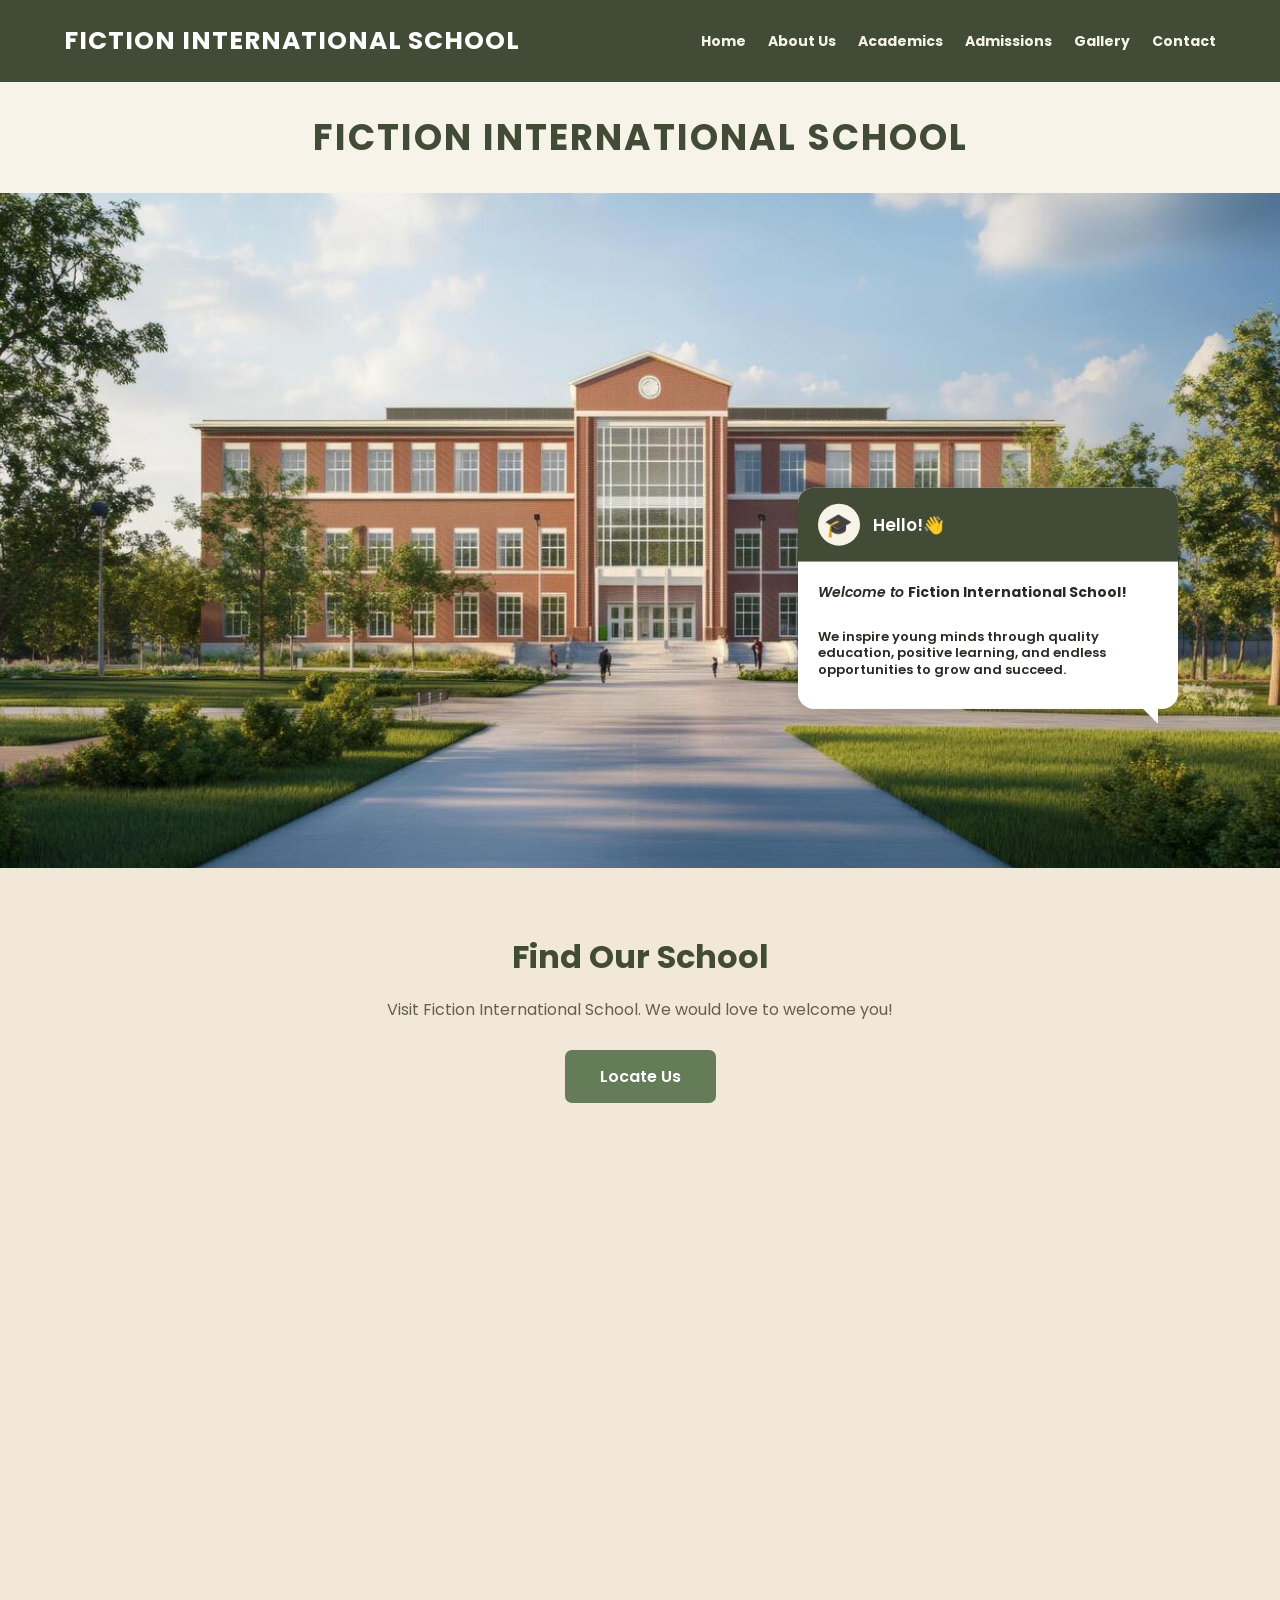
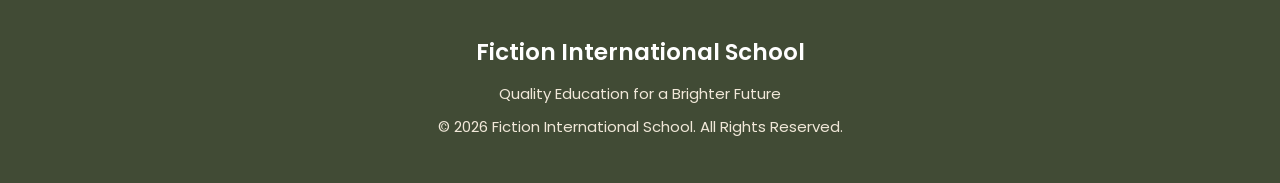
<file: index.html>
<!DOCTYPE html>
<html lang="en">

<head>
    <meta charset="UTF-8">
    <meta name="viewport" content="width=device-width, initial-scale=1.0">

    <title>FICTION INTERNATIONAL SCHOOL</title>
    <link href="https://fonts.googleapis.com/css2?family=Poppins:wght@300;400;500;600;700&display=swap" rel="stylesheet">

    <link rel="stylesheet" href="css/style.css">
</head>

<body>

    <!-- Navigation Bar -->
    <header>

        <div class="school-name">
            FICTION INTERNATIONAL SCHOOL
        </div>

        <nav>
            <a href="#home"><Strong>Home</Strong></a>
            <a href="about.html"><Strong>About Us</Strong></a>
            <a href="academics.html"><Strong>Academics</Strong></a>
            <a href="admissions.html"><Strong>Admissions</Strong></a>
            <a href="#gallery"><Strong>Gallery</Strong></a>
            <a href="#contact"><Strong>Contact</Strong></a>
        </nav>

    </header>


    <!-- School Title -->
    <section class="school-title" id="home">

        <h1>FICTION INTERNATIONAL SCHOOL</h1>

    </section>


    <!-- School Image with Chatbot -->
    <section class="school-image">

        <img src="images/image.png"
             alt="Fiction International School Building">

        <!-- Chatbot Welcome Message -->
        <div class="welcome-content">

            <div class="chatbot-header">

                <div class="chatbot-icon">🎓</div>

                <div>
                    <h2>Hello!👋</h2>
                    
                </div>

            </div>

            <div class="chatbot-message">

                <p>
                     <strong><i>Welcome to </i>Fiction International School!</strong>
                </p>

                <p>
                   
                   <h5> We inspire young minds through quality education, positive learning, and endless opportunities to grow and succeed.</h5>
                </p>

                

            </div>

        </div>

    </section>


    <!-- Location Section -->
    <section class="location">

        <h2>Find Our School</h2>

        <p>
            Visit Fiction International School.
            We would love to welcome you!
        </p>

        <button onclick="showLocation()">
            Locate Us
        </button>

        <div id="map-container">

            <iframe
                id="school-map"
                title="Fiction International School"
                width="100%"
                height="400"
                style="border:0;"
                loading="lazy">
            </iframe>

        </div>

    </section>


    <!-- Footer -->
    <footer id="contact">

        <h3>Fiction International School</h3>

        <p>Quality Education for a Brighter Future</p>

        <p>© 2026 Fiction International School. All Rights Reserved.</p>

    </footer>


    <!-- JavaScript -->
    <script src="js/script.js"></script>

</body>
</html>
</file>
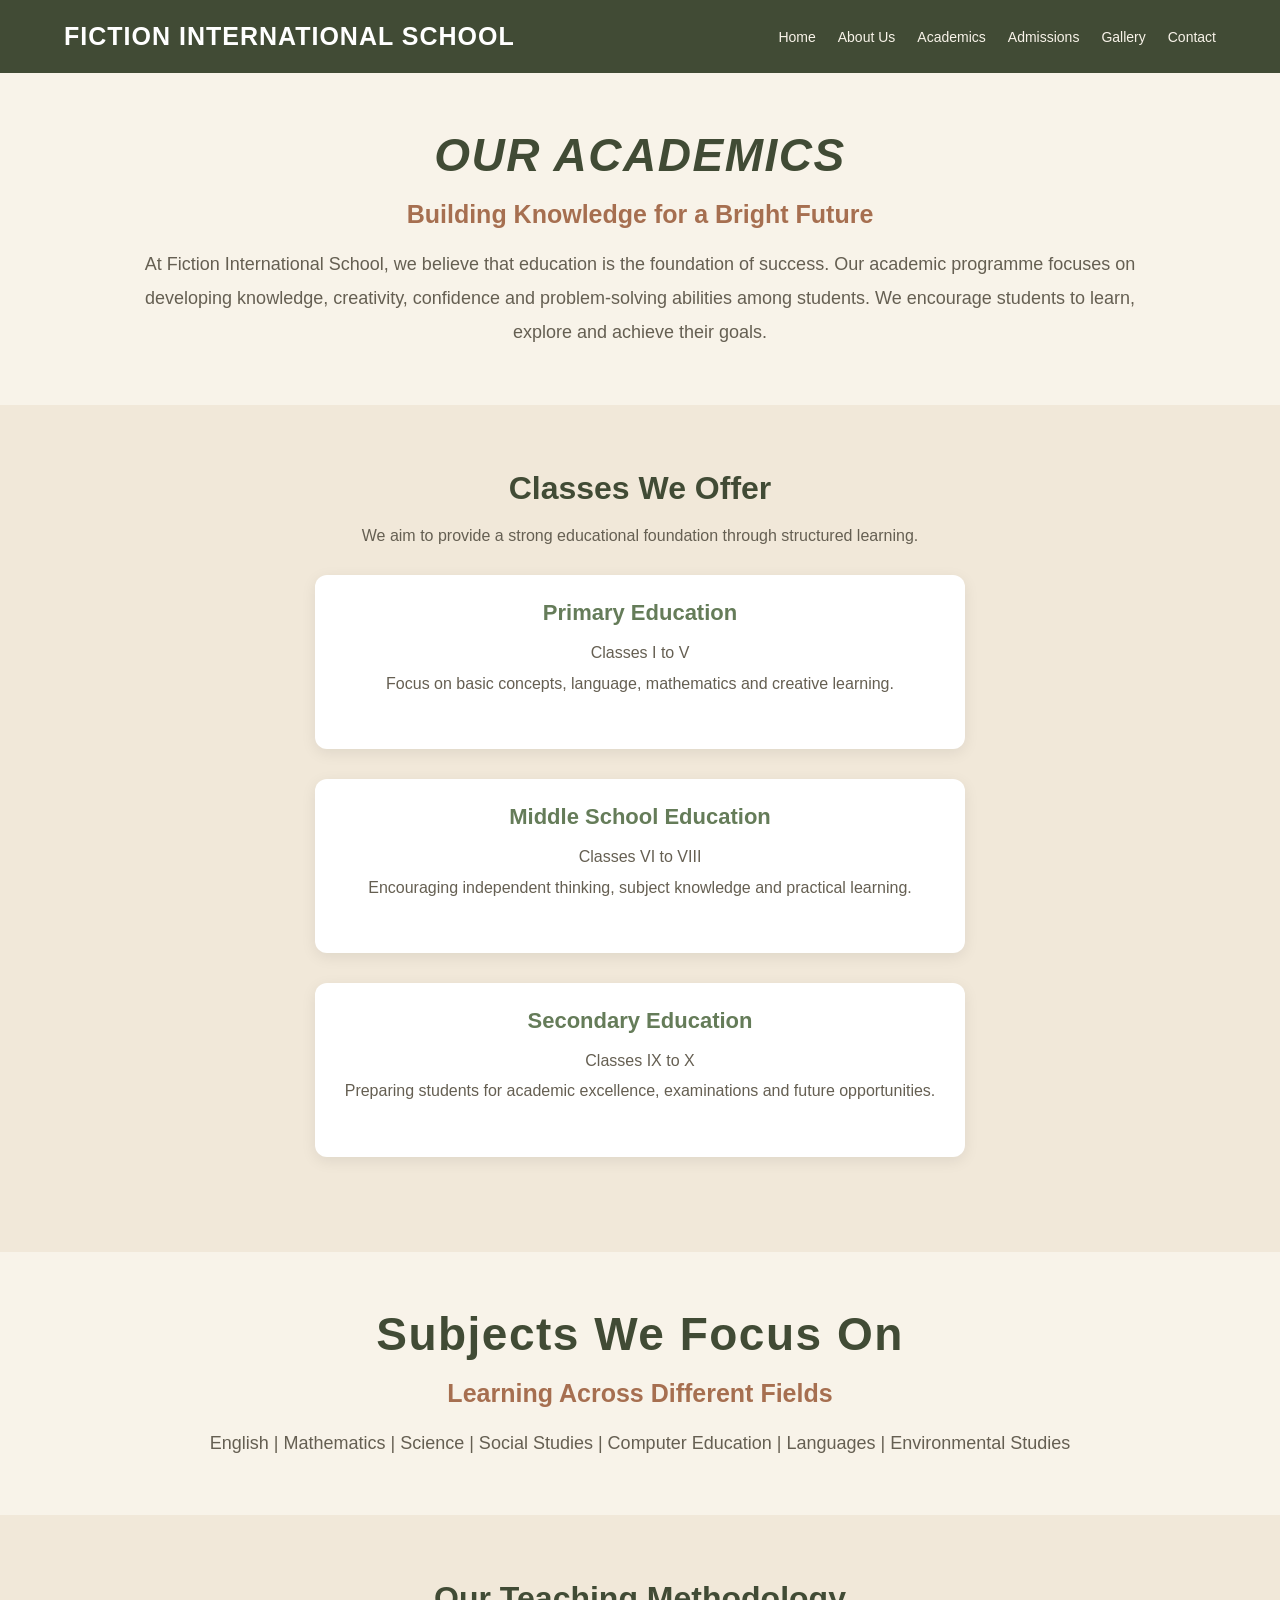
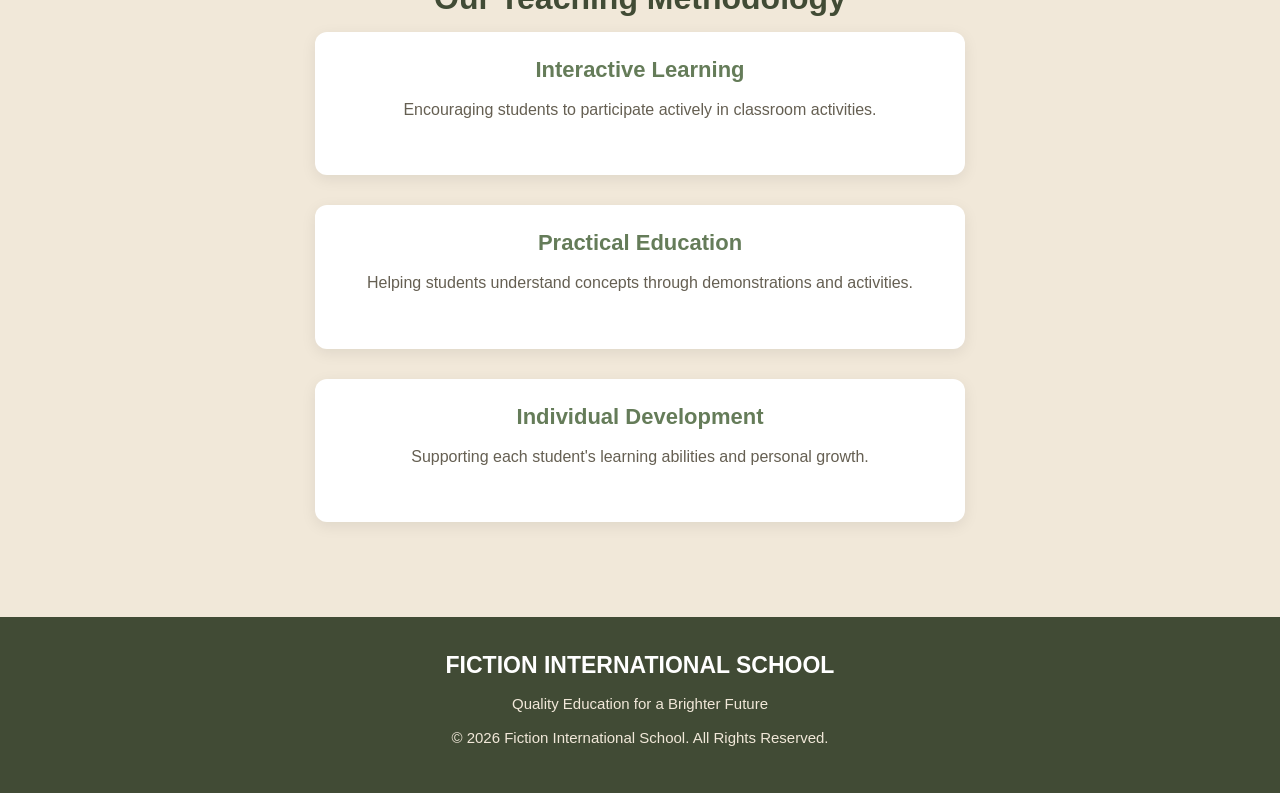
<file: academics.html>
<!DOCTYPE html>
<html lang="en">

<head>
    <meta charset="UTF-8">
    <meta name="viewport" content="width=device-width, initial-scale=1.0">

    <title>Academics | FICTION INTERNATIONAL SCHOOL</title>

    <link rel="stylesheet" href="css/style.css">
</head>

<body>

    <!-- Navigation Bar -->
    <header>

        <div class="school-name">
            FICTION INTERNATIONAL SCHOOL
        </div>

        <nav>
            <a href="index.html">Home</a>
            <a href="about.html">About Us</a>
            <a href="academics.html">Academics</a>
            <a href="admissions.html">Admissions</a>
            <a href="gallery.html">Gallery</a>
            <a href="contact.html">Contact</a>
        </nav>

    </header>


    <!-- Academics Introduction -->
    <section class="hero">

        <div class="about">

            <h1><strong><i>OUR ACADEMICS</i></strong></h1>

            <h2>Building Knowledge for a Bright Future</h2>

            <p>
                At Fiction International School, we believe that
                education is the foundation of success.

                Our academic programme focuses on developing
                knowledge, creativity, confidence and
                problem-solving abilities among students.

                We encourage students to learn, explore
                and achieve their goals.
            </p>

        </div>

    </section>


    <!-- Classes Section -->
    <section class="location">

        <h2>Classes We Offer</h2>

        <p>
            We aim to provide a strong educational
            foundation through structured learning.
        </p>

        <div class="school-address">

            <h3>Primary Education</h3>

            <p>
                Classes I to V
                <br>
                Focus on basic concepts, language,
                mathematics and creative learning.
            </p>

        </div>


        <div class="school-address">

            <h3>Middle School Education</h3>

            <p>
                Classes VI to VIII
                <br>
                Encouraging independent thinking,
                subject knowledge and practical learning.
            </p>

        </div>


        <div class="school-address">

            <h3>Secondary Education</h3>

            <p>
                Classes IX to X
                <br>
                Preparing students for academic excellence,
                examinations and future opportunities.
            </p>

        </div>

    </section>


    <!-- Subjects Section -->
    <section class="hero">

        <div class="about">

            <h1>Subjects We Focus On</h1>

            <h2>Learning Across Different Fields</h2>

            <p>
                English | Mathematics | Science |
                Social Studies | Computer Education |
                Languages | Environmental Studies
            </p>

        </div>

    </section>


    <!-- Teaching Methodology -->
    <section class="location">

        <h2>Our Teaching Methodology</h2>

        <div class="school-address">

            <h3>Interactive Learning</h3>

            <p>
                Encouraging students to participate
                actively in classroom activities.
            </p>

        </div>

        <div class="school-address">

            <h3>Practical Education</h3>

            <p>
                Helping students understand concepts
                through demonstrations and activities.
            </p>

        </div>

        <div class="school-address">

            <h3>Individual Development</h3>

            <p>
                Supporting each student's learning
                abilities and personal growth.
            </p>

        </div>

    </section>


    <!-- Footer -->
    <footer>

        <h3>FICTION INTERNATIONAL SCHOOL</h3>

        <p>Quality Education for a Brighter Future</p>

        <p>
            © 2026 Fiction International School.
            All Rights Reserved.
        </p>

    </footer>


    <script src="js/script.js"></script>

</body>
</html>
</file>
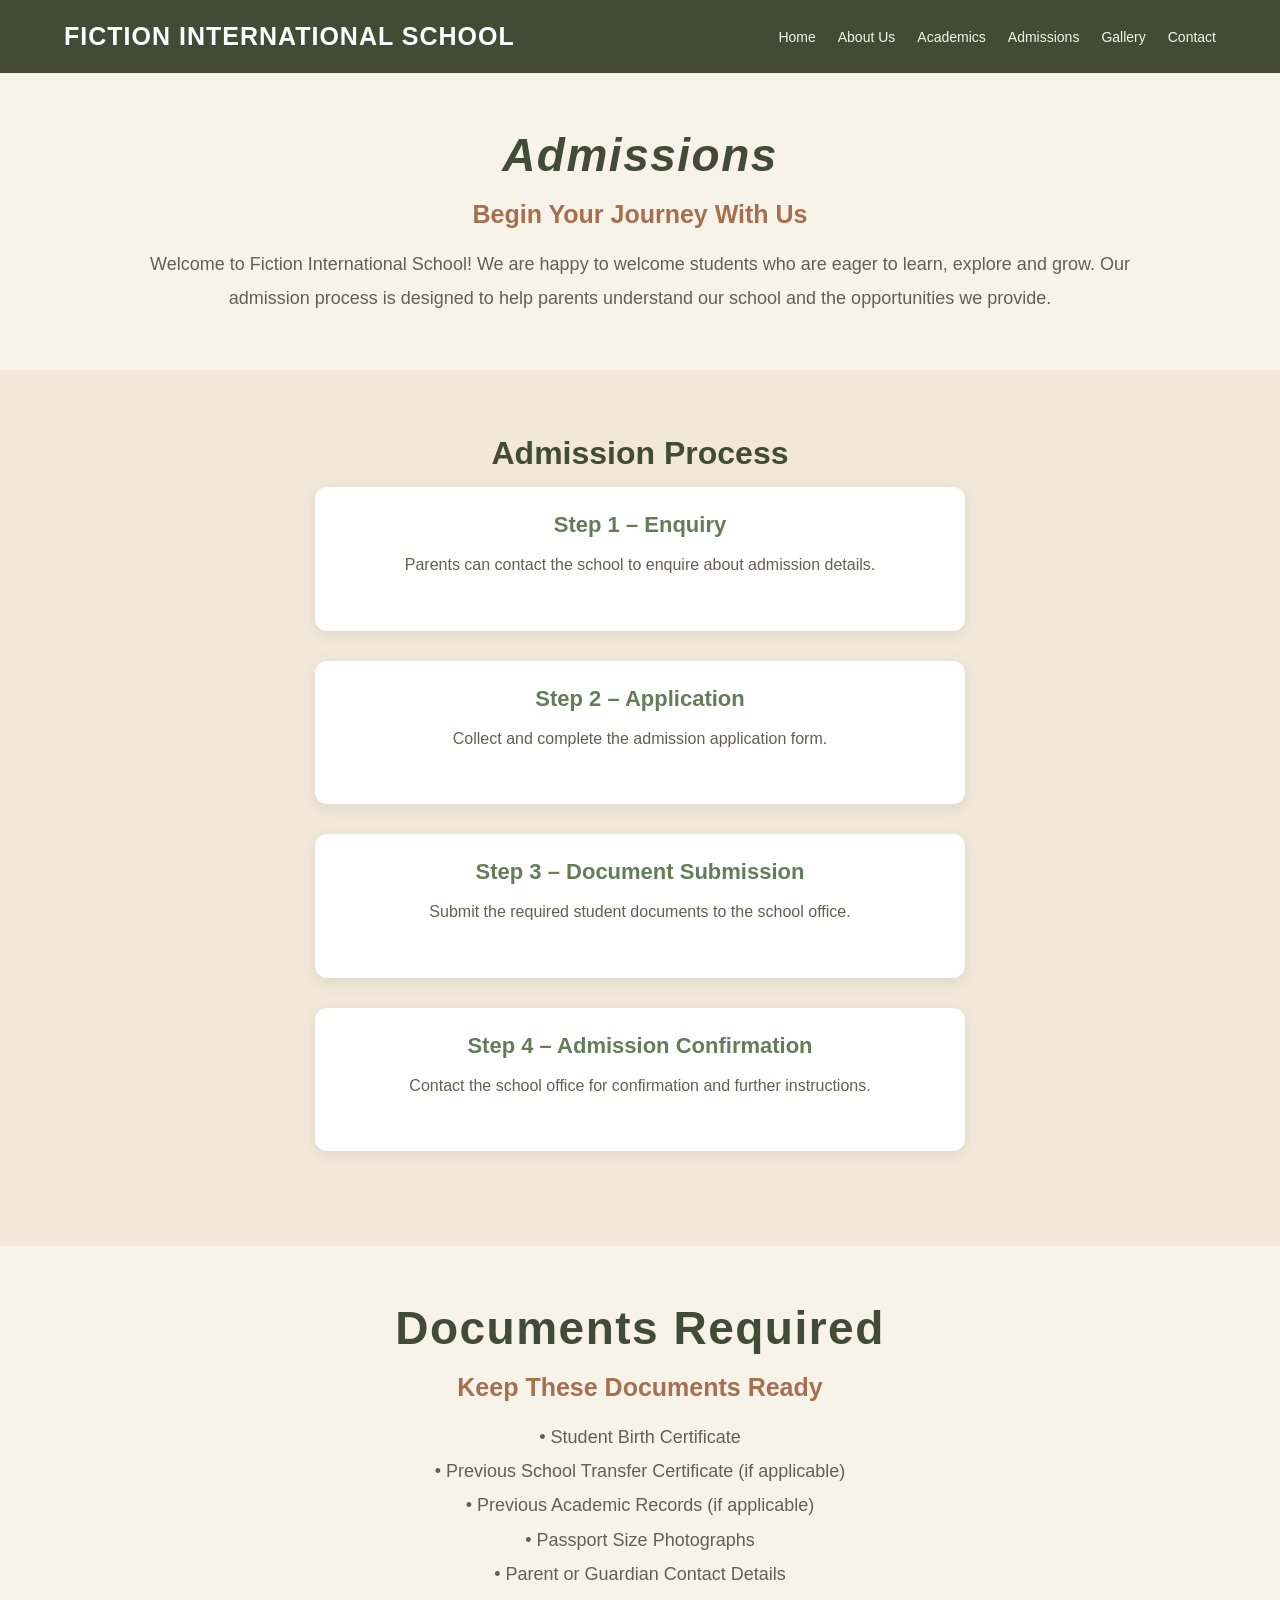
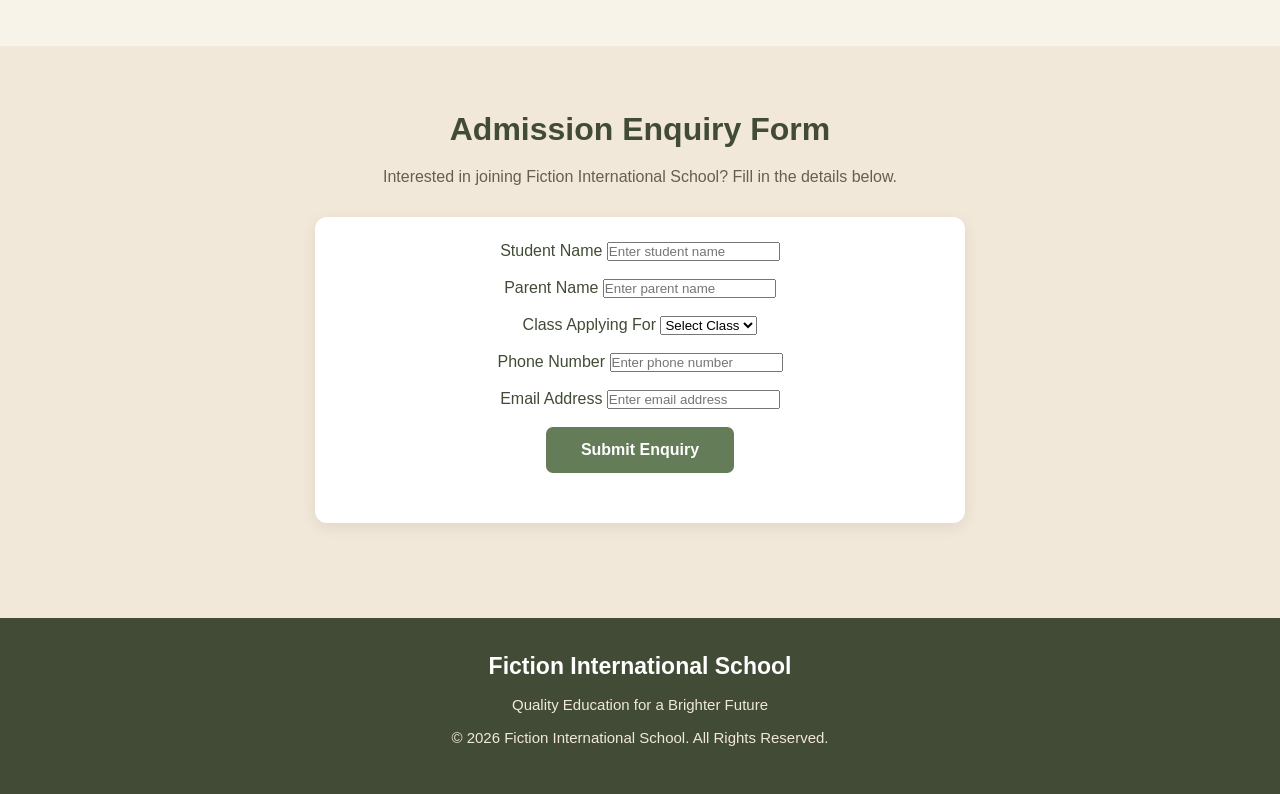
<file: admissions.html>
<!DOCTYPE html>
<html lang="en">

<head>
    <meta charset="UTF-8">
    <meta name="viewport" content="width=device-width, initial-scale=1.0">

    <title>Admissions | FICTION INTERNATIONAL SCHOOL</title>

    <link rel="stylesheet" href="css/style.css">
</head>

<body>

    <!-- Navigation Bar -->
    <header>

        <div class="school-name">
           FICTION INTERNATIONAL SCHOOL
        </div>

        <nav>
            <a href="index.html">Home</a>
            <a href="about.html">About Us</a>
            <a href="academics.html">Academics</a>
            <a href="admissions.html">Admissions</a>
            <a href="gallery.html">Gallery</a>
            <a href="contact.html">Contact</a>
        </nav>

    </header>


    <!-- Admissions Introduction -->
    <section class="hero">

        <div class="about">

            <h1><strong><i>Admissions</i></strong></h1>

            <h2>Begin Your Journey With Us</h2>

            <p>
                Welcome to Fiction International School!

                We are happy to welcome students who are
                eager to learn, explore and grow.

                Our admission process is designed to help
                parents understand our school and the
                opportunities we provide.
            </p>

        </div>

    </section>


    <!-- Admission Process -->
    <section class="location">

        <h2>Admission Process</h2>

        <div class="school-address">

            <h3>Step 1 – Enquiry</h3>

            <p>
                Parents can contact the school to
                enquire about admission details.
            </p>

        </div>

        <div class="school-address">

            <h3>Step 2 – Application</h3>

            <p>
                Collect and complete the admission
                application form.
            </p>

        </div>

        <div class="school-address">

            <h3>Step 3 – Document Submission</h3>

            <p>
                Submit the required student documents
                to the school office.
            </p>

        </div>

        <div class="school-address">

            <h3>Step 4 – Admission Confirmation</h3>

            <p>
                Contact the school office for
                confirmation and further instructions.
            </p>

        </div>

    </section>


    <!-- Documents Required -->
    <section class="hero">

        <div class="about">

            <h1>Documents Required</h1>

            <h2>Keep These Documents Ready</h2>

            <p>
                • Student Birth Certificate
                <br>
                • Previous School Transfer Certificate (if applicable)
                <br>
                • Previous Academic Records (if applicable)
                <br>
                • Passport Size Photographs
                <br>
                • Parent or Guardian Contact Details
            </p>

        </div>

    </section>


    <!-- Admission Enquiry Form -->
    <section class="location">

        <h2>Admission Enquiry Form</h2>

        <p>
            Interested in joining Fiction International School?
            Fill in the details below.
        </p>

        <div class="school-address">

            <form onsubmit="submitEnquiry(event)">

                <label>Student Name</label>
                <input type="text" id="studentName"
                    placeholder="Enter student name" required>

                <br><br>

                <label>Parent Name</label>
                <input type="text" id="parentName"
                    placeholder="Enter parent name" required>

                <br><br>

                <label>Class Applying For</label>
                <select id="className" required>

                    <option value="">Select Class</option>
                    <option>Class I</option>
                    <option>Class II</option>
                    <option>Class III</option>
                    <option>Class IV</option>
                    <option>Class V</option>
                    <option>Class VI</option>
                    <option>Class VII</option>
                    <option>Class VIII</option>
                    <option>Class IX</option>
                    <option>Class X</option>

                </select>

                <br><br>

                <label>Phone Number</label>
                <input type="tel" id="phone"
                    placeholder="Enter phone number"
                    pattern="[0-9]{10}" required>

                <br><br>

                <label>Email Address</label>
                <input type="email" id="email"
                    placeholder="Enter email address" required>

                <br><br>

                <button type="submit">
                    Submit Enquiry
                </button>

            </form>

        </div>

    </section>


    <!-- Footer -->
    <footer>

        <h3>Fiction International School</h3>

        <p>Quality Education for a Brighter Future</p>

        <p>
            © 2026 Fiction International School.
            All Rights Reserved.
        </p>

    </footer>


    <script src="js/script.js"></script>

</body>
</html>
</file>
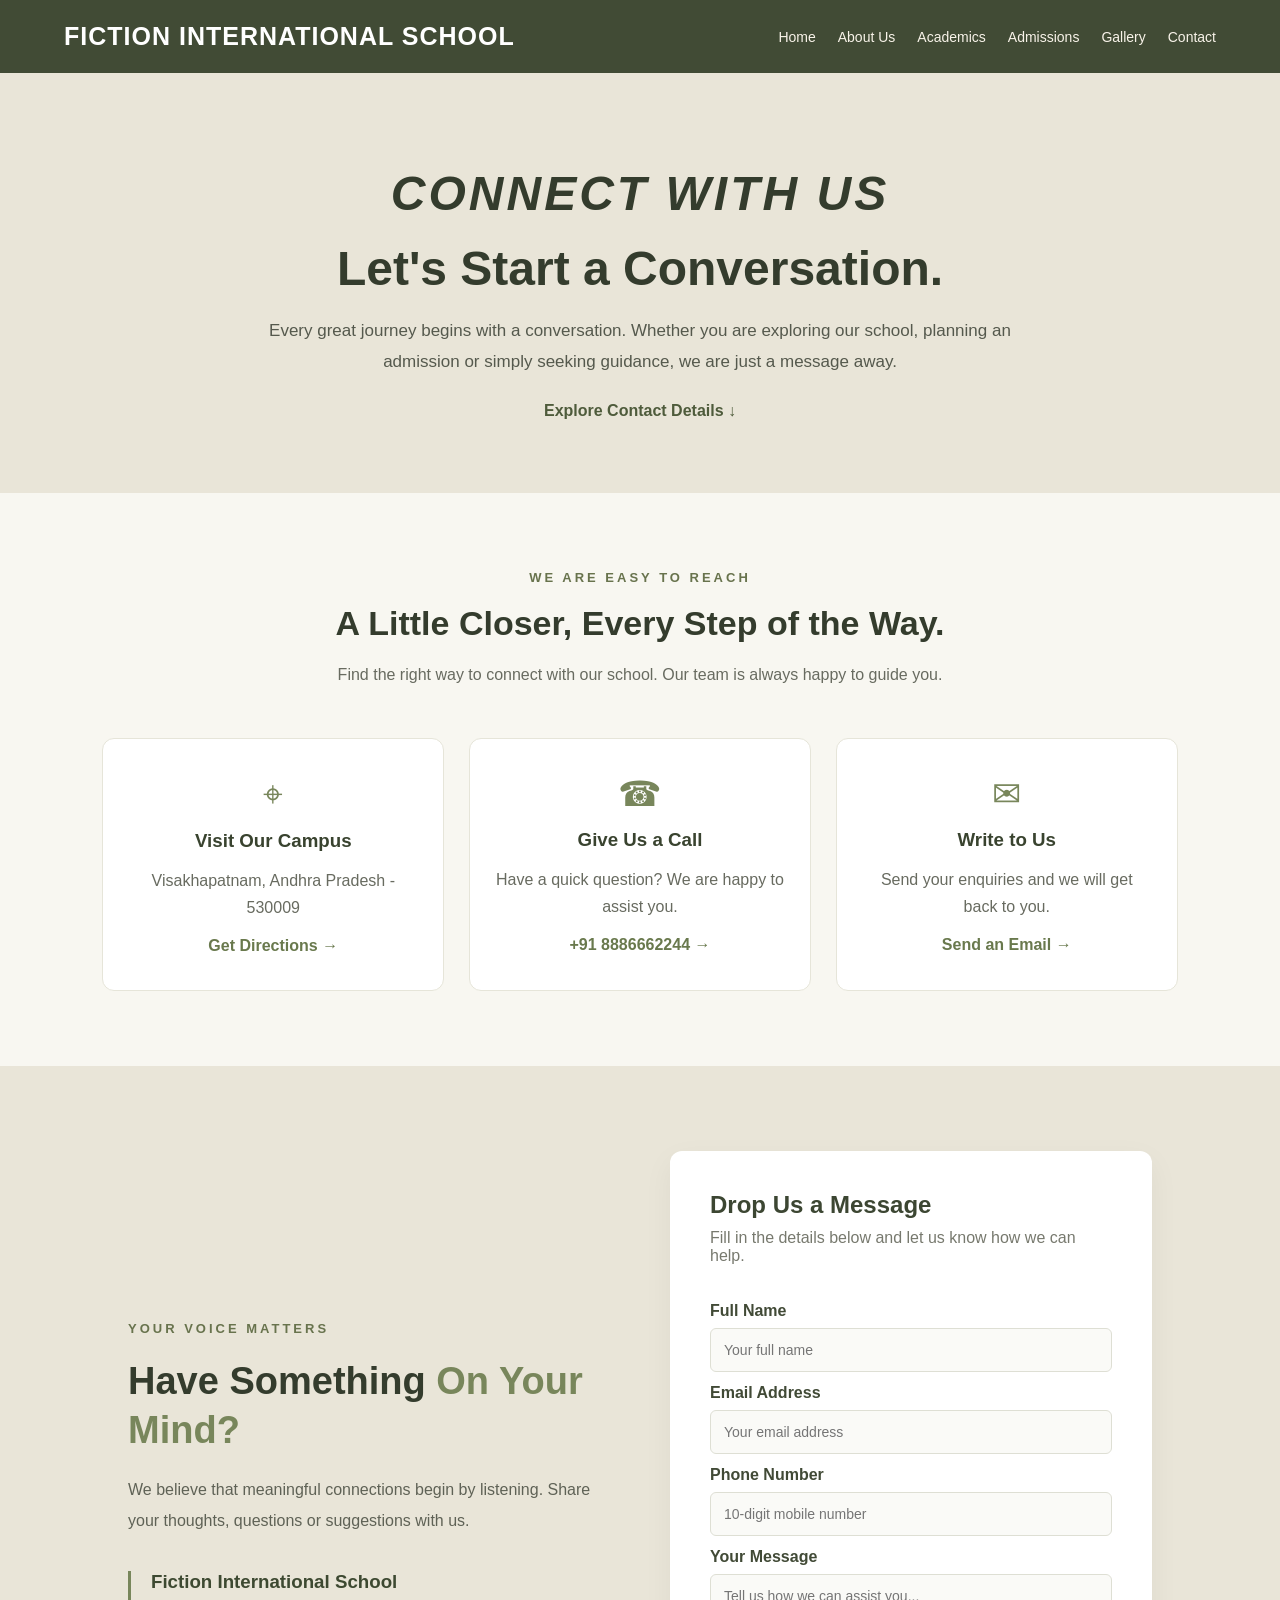
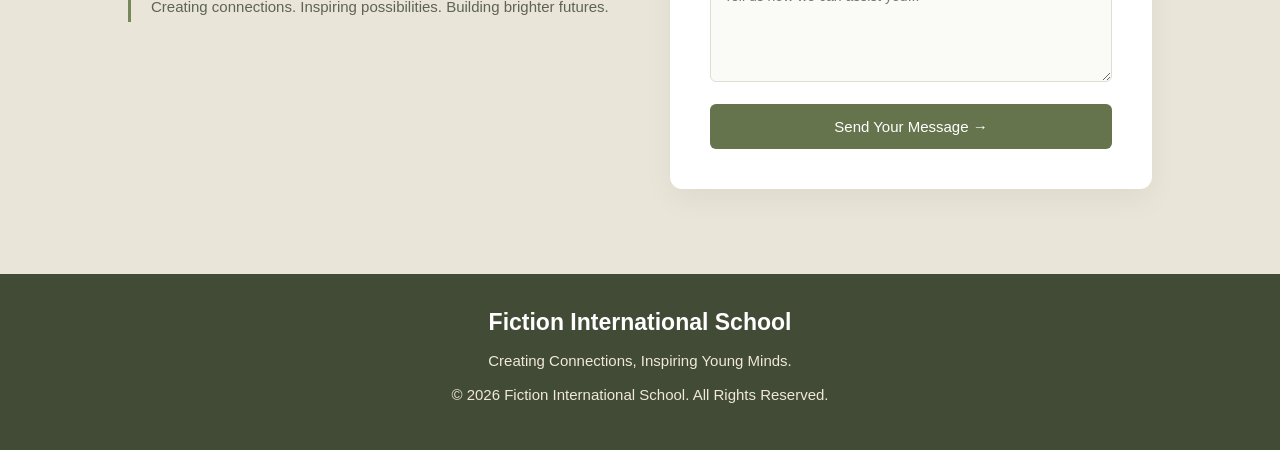
<file: contact.html>
<!DOCTYPE html>
<html lang="en">

<head>
    <meta charset="UTF-8">
    <meta name="viewport" content="width=device-width, initial-scale=1.0">

    <title>Connect With Us | FICTION INTERNATIONAL SCHOOL</title>
 
    <link rel="stylesheet" href="css/style.css">

</head>

<body>

    <!-- Navigation Bar -->
    <header>

        <div class="school-name">
            FICTION INTERNATIONAL SCHOOL
        </div>

        <nav>
            <a href="index.html">Home</a>
            <a href="about.html">About Us</a>
            <a href="academics.html">Academics</a>
            <a href="admissions.html">Admissions</a>
            <a href="gallery.html">Gallery</a>
            <a href="contact.html">Contact</a>
        </nav>

    </header>


    <!-- Contact Hero Section -->
    <section class="contact-hero">

        <div class="contact-hero-content">
            <span class="contact-tag">
               <h1><strong><i>CONNECT WITH US</i></strong></h1> 
            </span>
            <h1>
                Let's Start a
                Conversation.
            </h1>

            <p>
                Every great journey begins with a conversation.
                Whether you are exploring our school, planning
                an admission or simply seeking guidance,
                we are just a message away.
            </p>

            <a href="#contact-details" class="contact-explore">
                Explore Contact Details ↓
            </a>

        </div>

    </section>


    <!-- Contact Information Section -->
    <section class="contact-details" id="contact-details">

        <div class="contact-section-heading">

            <span>WE ARE EASY TO REACH</span>

            <h2>
                A Little Closer,
                Every Step of the Way.
            </h2>

            <p>
                Find the right way to connect with our school.
                Our team is always happy to guide you.
            </p>

        </div>


        <div class="contact-cards">

            <!-- Address -->
            <div class="contact-card">

                <div class="contact-icon">⌖</div>

                <h3>Visit Our Campus</h3>

                <p>
                    Visakhapatnam,
                    Andhra Pradesh - 530009
                </p>

                <a href="https://maps.google.com/maps?q="
                   target="_blank">
                    Get Directions →
                </a>

            </div>


            <!-- Phone -->
            <div class="contact-card">

                <div class="contact-icon">☎</div>

                <h3>Give Us a Call</h3>

                <p>
                    Have a quick question?
                    We are happy to assist you.
                </p>

                <a href="tel:+918886662244">
                    +91 8886662244 →
                </a>

            </div>


            <!-- Email -->
            <div class="contact-card">

                <div class="contact-icon">✉</div>

                <h3>Write to Us</h3>

                <p>
                    Send your enquiries and
                    we will get back to you.
                </p>

                <a href="mailto:info@fictioninternationalschool.com">
                    Send an Email →
                </a>

            </div>

        </div>

    </section>


    <!-- Contact Form Section -->
    <section class="contact-message-section">

        <div class="contact-message-info">

            <span>YOUR VOICE MATTERS</span>

            <h2>
                Have Something
                <span>On Your Mind?</span>
            </h2>

            <p>
                We believe that meaningful connections
                begin by listening. Share your thoughts,
                questions or suggestions with us.
            </p>

            <div class="contact-note">

                <h3>Fiction International School</h3>

                <p>
                    Creating connections.
                    Inspiring possibilities.
                    Building brighter futures.
                </p>

            </div>

        </div>


        <div class="contact-form-box">

            <h2>Drop Us a Message</h2>

            <p>
                Fill in the details below and
                let us know how we can help.
            </p>


            <form onsubmit="submitContact(event)">

                <label for="contactName">Full Name</label>

                <input
                    type="text"
                    id="contactName"
                    placeholder="Your full name"
                    required
                >


                <label for="contactEmail">Email Address</label>

                <input
                    type="email"
                    id="contactEmail"
                    placeholder="Your email address"
                    required
                >


                <label for="contactPhone">Phone Number</label>

                <input
                    type="tel"
                    id="contactPhone"
                    placeholder="10-digit mobile number"
                    pattern="[0-9]{10}"
                    required
                >


                <label for="contactMessage">Your Message</label>

                <textarea
                    id="contactMessage"
                    placeholder="Tell us how we can assist you..."
                    rows="5"
                    required
                ></textarea>


                <button type="submit">
                    Send Your Message →
                </button>

            </form>

        </div>

    </section>


    <!-- Footer -->
    <footer>

        <h3>Fiction International School</h3>

        <p>
            Creating Connections, Inspiring Young Minds.
        </p>

        <p>
            © 2026 Fiction International School.
            All Rights Reserved.
        </p>

    </footer>


    <script src="js/script.js"></script>

</body>

</html>
</file>
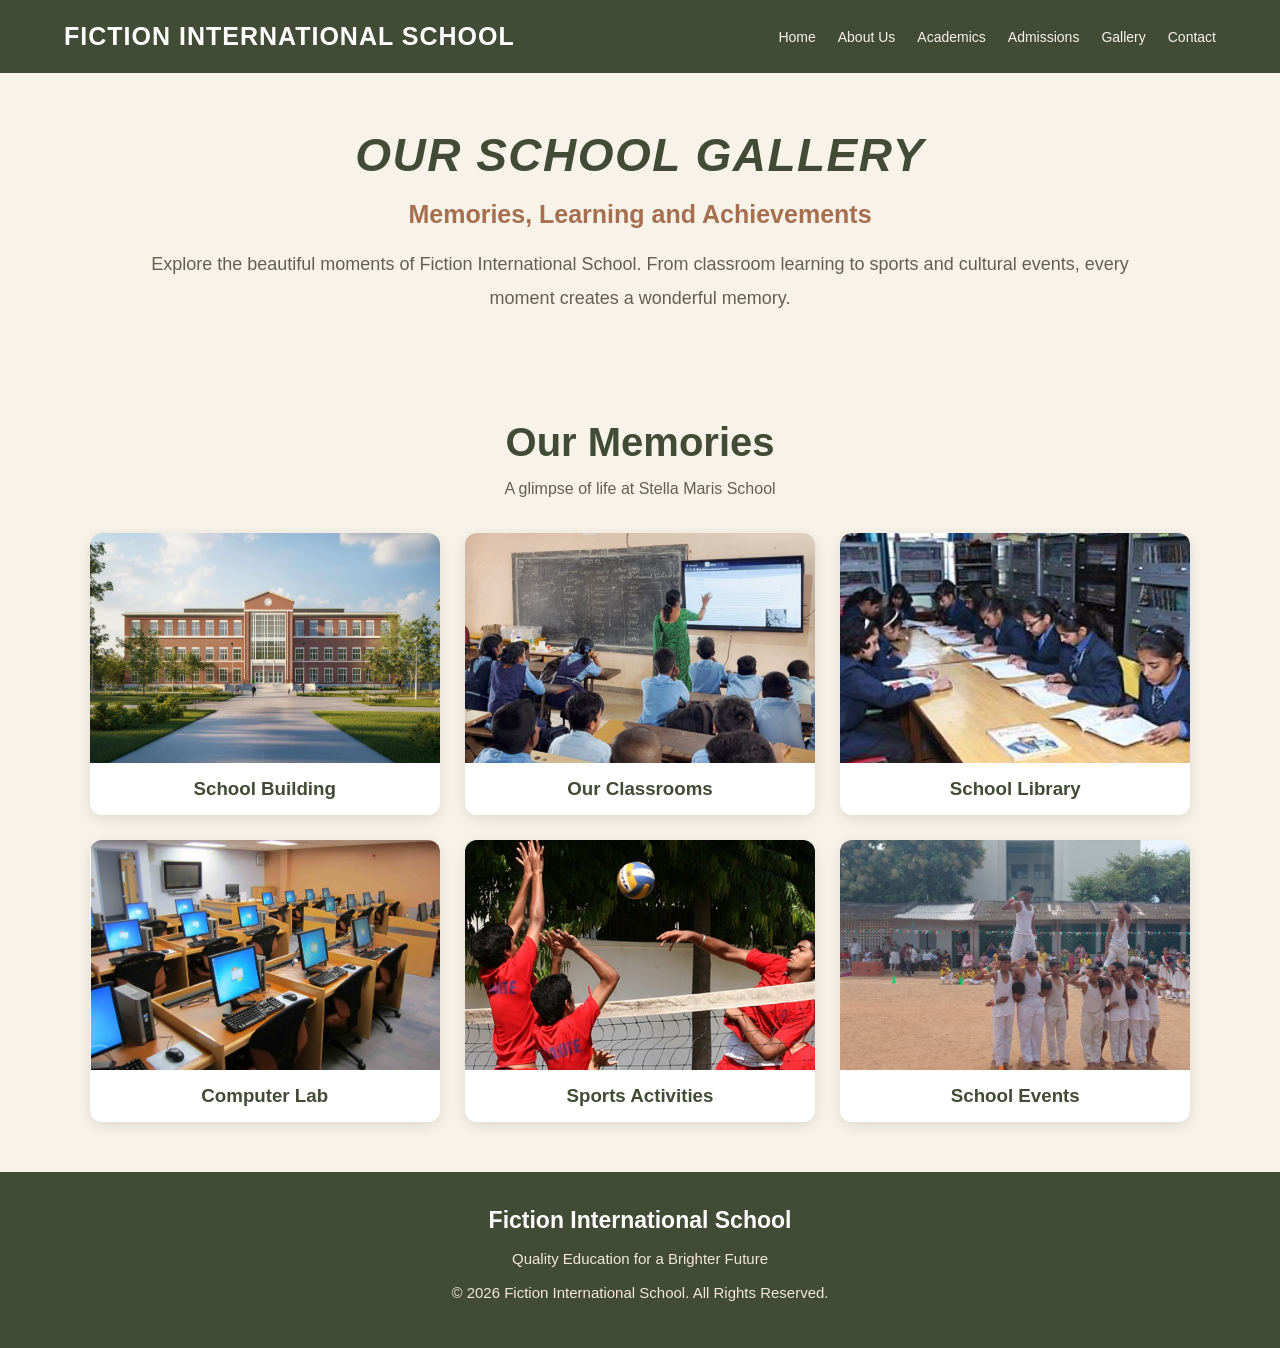
<file: gallery.html>
<!DOCTYPE html>
<html lang="en">

<head>
    <meta charset="UTF-8">
    <meta name="viewport" content="width=device-width, initial-scale=1.0">

    <title>Gallery | FICTION INTERNATIONAL SCHOOL</title>

    <link rel="stylesheet" href="css/style.css">

    <style>

        .gallery-section {
            padding: 50px 7%;
            text-align: center;
        }

        .gallery-section h1 {
            font-size: 40px;
            color: #414B35;
            margin-bottom: 15px;
        }

        .gallery-section p {
            color: #655F52;
            margin-bottom: 35px;
        }

        .gallery-container {
            display: grid;
            grid-template-columns: repeat(3, 1fr);
            gap: 25px;
            max-width: 1200px;
            margin: auto;
        }

        .gallery-item {
            background: white;
            border-radius: 12px;
            overflow: hidden;
            box-shadow: 0 4px 15px rgba(0,0,0,0.1);
            transition: transform 0.4s ease;
        }

        .gallery-item:hover {
            transform: translateY(-8px);
        }

        .gallery-item img {
            width: 100%;
            height: 230px;
            object-fit: cover;
            display: block;
            transition: transform 0.5s ease;
        }

        .gallery-item:hover img {
            transform: scale(1.07);
        }

        .gallery-item h3 {
            padding: 15px;
            color: #414B35;
        }

        @media (max-width: 768px) {
            .gallery-container {
                grid-template-columns: repeat(2, 1fr);
            }
        }

        @media (max-width: 480px) {
            .gallery-container {
                grid-template-columns: 1fr;
            }
        }

    </style>

</head>

<body>

    <!-- Navigation Bar -->
    <header>

        <div class="school-name">
            FICTION INTERNATIONAL SCHOOL
        </div>

        <nav>
            <a href="index.html">Home</a>
            <a href="about.html">About Us</a>
            <a href="academics.html">Academics</a>
            <a href="admissions.html">Admissions</a>
            <a href="gallery.html">Gallery</a>
            <a href="contact.html">Contact</a>
        </nav>

    </header>


    <!-- Gallery Introduction -->
    <section class="hero">

        <div class="about">

            <h1><strong><i>OUR SCHOOL GALLERY</i></strong></h1>

            <h2>Memories, Learning and Achievements</h2>

            <p>
                Explore the beautiful moments of Fiction International School.
                From classroom learning to sports and cultural events,
                every moment creates a wonderful memory.
            </p>

        </div>

    </section>


    <!-- Image Gallery -->
    <section class="gallery-section">

        <h1>Our Memories</h1>

        <p>A glimpse of life at Stella Maris School</p>

        <div class="gallery-container">

            <div class="gallery-item">
                <img src="./images/image.png" alt="School Building">
                <h3>School Building</h3>
            </div>

            <div class="gallery-item">
                <img src="images/Classroom.jpg" alt="Classroom">
                <h3>Our Classrooms</h3>
            </div>

            <div class="gallery-item">
                <img src="images/library.jpg" alt="library">
                <h3>School Library</h3>
            </div>

            <div class="gallery-item">
                <img src="./images/computer lab.jpg" alt="computer lab">
                <h3>Computer Lab</h3>
            </div>

            <div class="gallery-item">
                <img src="images/sports.jpg" alt="Sports ">
                <h3>Sports Activities</h3>
            </div>

            <div class="gallery-item">
                <img src="images/events.jpg" alt="School Events">
                <h3>School Events</h3>
            </div>

        </div>

    </section>


    <!-- Footer -->
    <footer>

        <h3>Fiction International School</h3>

        <p>Quality Education for a Brighter Future</p>

        <p>
            © 2026 Fiction International School.
            All Rights Reserved.
        </p>

    </footer>


    <script src="js/script.js"></script>

</body>
</html>
</file>
<file: css/style.css>
/* =========================================
   GLOBAL SETTINGS
========================================= */

* {
    margin: 0;
    padding: 0;
    box-sizing: border-box;
}

html {
    scroll-behavior: smooth;
}

body {
    font-family: 'Poppins', sans-serif;
    background-color: #F8F3E9;
    color: #414B35;
    overflow-x: hidden;
}


/* =========================================
   NAVIGATION BAR
========================================= */

header {
    background-color: #414B35;
    color: white;
    padding: 22px 5%;

    display: flex;
    justify-content: space-between;
    align-items: center;
    flex-wrap: wrap;
    gap: 15px;

    animation: slideDown 1s ease;
}

.school-name {
    font-size: 25px;
    font-weight: 700;
    letter-spacing: 1px;
    animation: fadeIn 1.5s ease;
}

nav {
    display: flex;
    gap: 22px;
    flex-wrap: wrap;
}

nav a {
    text-decoration: none;
    color: #F8F3E9;
    font-size: 14px;
    font-weight: 500;

    transition: color 0.3s ease,
                transform 0.3s ease;
}

nav a:hover {
    color: #E9BFA9;
    transform: translateY(-4px);
}


/* =========================================
   SCHOOL TITLE
========================================= */

.school-title {
    text-align: center;
    padding: 28px 15px;
    background-color: #F8F3E9;
}

.school-title h1 {
    color: #414B35;
    font-size: 36px;
    font-weight: 700;
    letter-spacing: 2px;

    animation: slideUp 1s ease;
}


/* =========================================
   SCHOOL IMAGE
========================================= */

.school-image {
    position: relative;
    width: 100%;
    height: 75vh;
    min-height: 450px;
    overflow: hidden;

    animation: fadeIn 2s ease;
}

.school-image > img {
    width: 100%;
    height: 100%;
    object-fit: cover;
    object-position: center;
    display: block;

    transition: transform 0.7s ease;
}

.school-image:hover > img {
    transform: scale(1.03);
}


/* =========================================
   CHATBOT WELCOME SPEECH BUBBLE
========================================= */

.welcome-content {

    position: absolute;

    top: 60%;
    right: 8%;

    transform: translateY(-50%);

    width: 380px;
    max-width: 90%;

    background-color: white;

    border-radius: 16px;

    box-shadow: 0 5px 20px rgba(0, 0, 0, 0.15);

    overflow: visible;

    animation: none;
}


/* CHATBOT HEADER */

.chatbot-header {

    display: flex;
    align-items: center;

    gap: 13px;

    background-color: #414B35;

    padding: 16px 20px;

    border-radius: 16px 16px 0 0;

    min-height: 74px;
}


/* GRADUATION CAP ICON */

.chatbot-icon {

    width: 42px;
    height: 42px;

    min-width: 42px;

    display: flex;
    align-items: center;
    justify-content: center;

    background-color: #F8F3E9;

    border-radius: 50%;

    font-size: 23px;
}


/* HELLO TEXT */

.chatbot-header h2 {

    color: white;

    font-size: 17px;

    font-weight: 600;

    margin: 0;
}


/* CHATBOT MESSAGE AREA */

.chatbot-message {

    position: relative;

    background-color: white;

    padding: 20px 20px 18px;

    border-radius: 0 0 16px 16px;

    display: flex;
    flex-direction: column;

    gap: 13px;
}


/* FIRST WELCOME MESSAGE */

.chatbot-message p {

    color: #252D23;

    font-size: 14px;

    font-weight: 500;

    line-height: 1.5;

    margin: 0;

    background: transparent;

    padding: 0;

    box-shadow: none;
}

.chatbot-message p strong {

    color: #252D23;

    font-size: 14px;

    font-weight: 700;
}

.chatbot-message p i {

    font-weight: 600;
}


/* SECOND WELCOME MESSAGE */

.chatbot-message h5 {

    color: #252D23;

    font-size: 13px;

    font-weight: 600;

    line-height: 1.25;

    margin: 0;
}


/* SPEECH BUBBLE TAIL */

.chatbot-message::after {

    content: "";

    position: absolute;

    bottom: -15px;

    right: 20px;

    width: 0;
    height: 0;

    border-top: 16px solid white;

    border-left: 16px solid transparent;

    border-right: 0 solid transparent;
}


/* =========================================
   LOCATION SECTION
========================================= */

.location {

    text-align: center;

    padding: 65px 7%;

    background-color: #F1E8D9;
}

.location h2 {

    color: #414B35;

    font-size: 32px;

    font-weight: 700;

    margin-bottom: 15px;

    animation: slideUp 1s ease;
}

.location p {

    color: #655F52;

    font-size: 16px;

    line-height: 1.8;

    margin-bottom: 25px;
}


/* LOCATE US BUTTON */

.location button {

    background-color: #657C59;

    color: white;

    border: none;

    padding: 14px 35px;

    border-radius: 7px;

    font-family: inherit;

    font-size: 16px;

    font-weight: 600;

    cursor: pointer;

    margin-bottom: 25px;

    transition: transform 0.3s ease,
                background-color 0.3s ease,
                box-shadow 0.3s ease;
}

.location button:hover {

    background-color: #414B35;

    transform: translateY(-4px);

    box-shadow: 0 6px 18px rgba(0, 0, 0, 0.15);
}


/* MAP CONTAINER */

#map-container {

    max-width: 1100px;

    margin: auto;
}

#school-map {

    width: 100%;

    border: none;

    border-radius: 12px;
}


/* SCHOOL ADDRESS */

.school-address {

    background-color: white;

    max-width: 650px;

    margin: 10px auto 30px;

    padding: 25px;

    border-radius: 12px;

    box-shadow: 0 4px 15px rgba(0, 0, 0, 0.08);

    animation: fadeIn 1.5s ease;
}

.school-address h3 {

    color: #657C59;

    margin-bottom: 12px;

    font-size: 22px;
}

.school-address p {

    line-height: 1.9;

    color: #655F52;
}


/* =========================================
   COMMON HERO SECTION
========================================= */

.hero {

    background-color: #F8F3E9;

    padding: 55px 7%;
}

.about {

    max-width: 1000px;

    margin: auto;

    text-align: center;
}

.about h1 {

    font-size: 46px;

    color: #414B35;

    margin-bottom: 18px;

    letter-spacing: 1.5px;

    animation: slideUp 1s ease;
}

.about h2 {

    font-size: 25px;

    color: #A66F50;

    margin-bottom: 18px;

    animation: fadeIn 1.5s ease;
}

.about p {

    font-size: 18px;

    line-height: 1.9;

    color: #655F52;

    animation: slideUp 1.5s ease;
}


/* =========================================
   ABOUT PAGE HERO
========================================= */

.about-hero {

    min-height: 350px;

    display: flex;

    align-items: center;

    padding: 55px 8%;

    background:
    linear-gradient(
        90deg,
        rgba(65,75,53,0.92),
        rgba(65,75,53,0.45)
    ),
    url("../images/school.png");

    background-size: cover;

    background-position: center;

    color: white;
}

.about-hero-content {

    max-width: 650px;
}

.about-tag {

    letter-spacing: 3px;

    font-size: 13px;

    font-weight: bold;
}

.about-hero h1 {

    font-size: 42px;

    margin: 18px 0;

    animation: slideUp 1s ease;
}

.about-hero p {

    font-size: 18px;

    line-height: 1.8;
}

.explore-btn {

    display: inline-block;

    margin-top: 20px;

    padding: 13px 28px;

    background-color: #E9BFA9;

    color: #414B35;

    text-decoration: none;

    border-radius: 6px;

    font-weight: bold;

    transition: 0.3s;
}

.explore-btn:hover {

    background-color: white;

    transform: translateY(-4px);
}


/* =========================================
   ABOUT INTRODUCTION
========================================= */

.about-intro {

    padding: 65px 8%;

    background-color: #F8F3E9;
}

.intro-heading {

    text-align: center;

    margin-bottom: 40px;
}

.intro-heading h2 {

    font-size: 32px;

    color: #414B35;

    margin-bottom: 10px;
}

.intro-heading p {

    color: #A66F50;

    font-size: 17px;
}

.intro-content {

    display: flex;

    gap: 25px;
}

.intro-box {

    flex: 1;

    background-color: white;

    padding: 30px;

    border-radius: 12px;

    border-left: 5px solid #657C59;

    box-shadow: 0 4px 15px rgba(0, 0, 0, 0.08);

    transition: transform 0.3s ease;
}

.intro-box:hover {

    transform: translateY(-6px);
}

.intro-box h3 {

    color: #414B35;

    font-size: 23px;

    margin-bottom: 15px;
}

.intro-box p {

    color: #655F52;

    line-height: 1.8;
}


/* =========================================
   VISION AND MISSION
========================================= */

.vision-mission {
    padding: 70px 8%;
    background-color: #F1E8D9;
}

.section-heading {
    text-align: center;
    margin-bottom: 45px;
}

.section-heading span {
    color: #A66F50;
    font-size: 13px;
    font-weight: bold;
    letter-spacing: 3px;
}

.section-heading h2 {
    font-size: 34px;
    color: #414B35;
    margin: 12px 0;
}

.section-heading p {
    color: #655F52;
    font-size: 16px;
}


/* Vision and Mission Rows */

.vm-row {
    display: flex;
    align-items: center;
    margin: 55px 0;
    min-height: 240px;
    gap: 0;
}

.vision-row {
    justify-content: flex-start;
}

.mission-row {
    justify-content: flex-end;
}


/* Circle Design */

.vm-circle {
    width: 210px;
    height: 210px;
    flex-shrink: 0;
    border-radius: 50%;

    display: flex;
    align-items: center;
    justify-content: center;

    color: white;
    z-index: 2;

    box-shadow: 0 8px 20px rgba(0,0,0,0.15);
}

.vision-circle {
    background-color: #414B35;
}

.mission-circle {
    background-color: #A66F50;
}

.circle-content {
    text-align: center;
}

.circle-content span {
    font-size: 14px;
    opacity: 0.8;
}

.circle-content h2 {
    font-size: 25px;
    margin: 8px 0;
    letter-spacing: 1px;
}

.circle-content small {
    font-size: 12px;
}


/* Rectangle Design */

.vm-card {
    flex: 1;
    min-width: 0;
    min-height: 190px;

    padding: 30px 40px;

    border-radius: 20px;

    background-color: #FFFFFF;

    box-shadow: 0 5px 20px rgba(0,0,0,0.09);
}

/* Vision: circle touches rectangle */

.vision-card {
    margin-left: 0;
    padding-left: 40px;
}

/* Mission: circle touches rectangle */

.mission-card {
    margin-right: 0;
    padding-right: 40px;
}


/* Rectangle Text */

.vm-card h2 {
    color: #414B35;
    font-size: 25px;
    margin-bottom: 15px;
}

.vm-card ul {
    padding-left: 20px;
    line-height: 2;
    color: #655F52;
}

.vm-card li {
    padding-left: 5px;
}
/* =========================================
   CORE VALUES
========================================= */

.core-values {

    padding: 70px 8%;

    background-color: #F8F3E9;
}

.values-grid {

    display: flex;

    flex-wrap: wrap;

    gap: 22px;

    justify-content: center;
}

.value-card {

    flex: 1 1 250px;

    max-width: 300px;

    background-color: white;

    padding: 30px 20px;

    text-align: center;

    border-radius: 12px;

    border-bottom: 4px solid #657C59;

    box-shadow: 0 5px 18px rgba(0, 0, 0, 0.07);

    transition: transform 0.3s ease,
                box-shadow 0.3s ease;
}

.value-card:hover {

    transform: translateY(-8px);

    box-shadow: 0 10px 22px rgba(0, 0, 0, 0.12);
}

.value-icon {

    font-size: 38px;

    margin-bottom: 12px;
}

.value-card h3 {

    color: #414B35;

    font-size: 21px;

    margin-bottom: 10px;
}

.value-card p {

    color: #655F52;

    line-height: 1.6;

    font-size: 15px;
}


/* =========================================
   ABOUT CLOSING BANNER
========================================= */

.about-banner {

    padding: 55px 20px;

    text-align: center;

    background-color: #414B35;

    color: white;
}

.about-banner h2 {

    font-size: 30px;

    margin-bottom: 12px;
}

.about-banner p {

    font-size: 17px;

    color: #F1E8D9;
}


/* =========================================
   CONTACT PAGE HERO
========================================= */

.contact-hero {

    min-height: 420px;

    display: flex;

    align-items: center;

    justify-content: center;

    text-align: center;

    padding: 70px 10%;

    background: #e9e5d8;
}

.contact-hero-content {

    max-width: 750px;
}

.contact-tag,
.contact-section-heading span,
.contact-message-info > span {

    color: #68734d;

    font-size: 13px;

    font-weight: bold;

    letter-spacing: 3px;
}

.contact-hero h1 {

    font-size: 48px;

    color: #343c2d;

    margin: 20px 0;
}

.contact-hero h1 span,
.contact-section-heading h2 span,
.contact-message-info h2 span {

    color: #78865b;
}

.contact-hero p {

    color: #55594d;

    font-size: 17px;

    line-height: 1.8;
}

.contact-explore {

    display: inline-block;

    margin-top: 25px;

    color: #4e5b3b;

    text-decoration: none;

    font-weight: bold;
}


/* =========================================
   CONTACT DETAILS
========================================= */

.contact-details {

    padding: 75px 8%;

    background: #f8f7f1;
}

.contact-section-heading {

    text-align: center;

    max-width: 650px;

    margin: auto;
}

.contact-section-heading h2 {

    color: #343c2d;

    font-size: 34px;

    margin: 18px 0;
}

.contact-section-heading p {

    color: #686b60;

    line-height: 1.7;
}

.contact-cards {

    display: grid;

    grid-template-columns: repeat(3, 1fr);

    gap: 25px;

    margin-top: 50px;
}

.contact-card {

    background: white;

    padding: 35px 25px;

    border-radius: 12px;

    text-align: center;

    border: 1px solid #e6e5d9;

    transition: 0.3s ease;
}

.contact-card:hover {

    transform: translateY(-7px);

    box-shadow: 0 12px 30px rgba(0, 0, 0, 0.08);
}

.contact-icon {

    font-size: 35px;

    color: #78865b;

    margin-bottom: 15px;
}

.contact-card h3 {

    color: #39432f;

    margin-bottom: 15px;
}

.contact-card p {

    color: #686b60;

    line-height: 1.7;

    min-height: 55px;
}

.contact-card a {

    display: inline-block;

    margin-top: 15px;

    color: #69794d;

    font-weight: bold;

    text-decoration: none;
}


/* =========================================
   CONTACT MESSAGE SECTION
========================================= */

.contact-message-section {

    display: grid;

    grid-template-columns: 1fr 1fr;

    gap: 60px;

    padding: 85px 10%;

    background: #e9e5d8;

    align-items: center;
}

.contact-message-info h2 {

    font-size: 38px;

    color: #343c2d;

    line-height: 1.3;

    margin: 20px 0;
}

.contact-message-info p {

    color: #5f6256;

    line-height: 1.9;

    font-size: 16px;
}

.contact-note {

    margin-top: 35px;

    padding-left: 20px;

    border-left: 3px solid #78865b;
}

.contact-note h3 {

    color: #3d4931;
}

.contact-note p {

    font-size: 15px;
}


/* =========================================
   CONTACT FORM
========================================= */

.contact-form-box {

    background: white;

    padding: 40px;

    border-radius: 12px;

    box-shadow: 0 10px 30px rgba(0, 0, 0, 0.05);
}

.contact-form-box h2 {

    color: #3c4632;

    margin-bottom: 10px;
}

.contact-form-box > p {

    color: #77796e;

    margin-bottom: 25px;
}

.contact-form-box form {

    display: flex;

    flex-direction: column;
}

.contact-form-box label {

    margin: 12px 0 8px;

    color: #414a36;

    font-weight: 600;
}

.contact-form-box input,
.contact-form-box textarea {

    width: 100%;

    padding: 13px;

    border: 1px solid #dedfd4;

    border-radius: 6px;

    background: #fafaf7;

    font-family: inherit;

    font-size: 14px;

    outline: none;
}

.contact-form-box input:focus,
.contact-form-box textarea:focus {

    border-color: #78865b;
}

.contact-form-box textarea {

    resize: vertical;
}

.contact-form-box button {

    margin-top: 22px;

    padding: 14px;

    background: #65744c;

    color: white;

    border: none;

    border-radius: 6px;

    font-size: 15px;

    font-family: inherit;

    cursor: pointer;

    transition: 0.3s;
}

.contact-form-box button:hover {

    background: #465538;
}


/* =========================================
   FOOTER
========================================= */

footer {

    background-color: #414B35;

    color: white;

    text-align: center;

    padding: 35px 15px;

    animation: fadeIn 1.5s ease;
}

footer h3 {

    font-size: 23px;

    font-weight: 600;

    margin-bottom: 12px;
}

footer p {

    font-size: 15px;

    margin: 8px;

    color: #F1E8D9;

    line-height: 1.7;
}


/* =========================================
   ANIMATIONS
========================================= */

@keyframes fadeIn {

    from {
        opacity: 0;
    }

    to {
        opacity: 1;
    }
}

@keyframes slideDown {

    from {
        opacity: 0;
        transform: translateY(-30px);
    }

    to {
        opacity: 1;
        transform: translateY(0);
    }
}

@keyframes slideUp {

    from {
        opacity: 0;
        transform: translateY(30px);
    }

    to {
        opacity: 1;
        transform: translateY(0);
    }
}


/* =========================================
   TABLET RESPONSIVE DESIGN
========================================= */

@media (max-width: 768px) {

    header {

        flex-direction: column;

        text-align: center;
    }

    .school-name {

        font-size: 21px;
    }

    nav {

        justify-content: center;

        gap: 14px;
    }

    nav a {

        font-size: 13px;
    }

    .school-title h1 {

        font-size: 25px;
    }

    .school-image {

        height: 65vh;

        min-height: 420px;
    }

    /* CHATBOT MOBILE POSITION */

    .welcome-content {

        width: 360px;

        max-width: 88%;

        right: 50%;

        top: 50%;

        transform: translate(50%, -50%);
    }

    .location {

        padding: 40px 5%;
    }

    .location h2 {

        font-size: 27px;
    }

    .about h1 {

        font-size: 30px;
    }

    .about h2 {

        font-size: 21px;
    }

    .about p {

        font-size: 15px;
    }

    .about-hero h1 {

        font-size: 30px;
    }

    .intro-content {

        flex-direction: column;
    }

    .vm-row {

        flex-direction: column;

        margin: 40px 0;

        gap: 0;
    }

    .vm-circle {

        width: 170px;

        height: 170px;
    }

    .vm-card {

        width: 100%;

        flex: auto;

        margin: -10px 0 0 0;

        padding: 30px 22px;

        border-radius: 12px;
    }

    .mission-row {

        flex-direction: column-reverse;
    }

    .values-grid {

        flex-direction: row;

        align-items: stretch;
    }

    .value-card {

        flex: 1 1 220px;
    }

    .section-heading h2 {

        font-size: 28px;
    }

    .contact-hero h1 {

        font-size: 36px;
    }

    .contact-section-heading h2 {

        font-size: 28px;
    }

    .contact-cards {

        grid-template-columns: 1fr;
    }

    .contact-message-section {

        grid-template-columns: 1fr;

        padding: 55px 7%;

        gap: 35px;
    }

    .contact-message-info h2 {

        font-size: 30px;
    }

    .contact-form-box {

        padding: 25px;
    }

    footer p {

        font-size: 14px;
    }
}


/* =========================================
   SMALL MOBILE RESPONSIVE DESIGN
========================================= */

@media (max-width: 480px) {

    .school-name {

        font-size: 18px;
    }

    .school-title h1 {

        font-size: 21px;

        letter-spacing: 1px;
    }

    .school-image {

        min-height: 380px;

        height: 60vh;
    }

    .welcome-content {

        width: 330px;

        max-width: 88%;
    }

    .chatbot-header {

        padding: 14px 16px;
    }

    .chatbot-icon {

        width: 42px;

        height: 42px;

        font-size: 22px;
    }

    .chatbot-header h2 {

        font-size: 17px;
    }

    .chatbot-message {

        padding: 17px 16px 18px;

        gap: 13px;
    }

    .chatbot-message p {

        font-size: 13px;
    }

    .chatbot-message h5 {

        font-size: 12px;
    }

    .location h2 {

        font-size: 24px;
    }
}


/* =========================================
   ACCESSIBILITY
========================================= */

@media (prefers-reduced-motion: reduce) {

    *,
    *::before,
    *::after {

        animation-duration: 0.01ms !important;

        transition-duration: 0.01ms !important;

        scroll-behavior: auto !important;
    }

}
</file>
